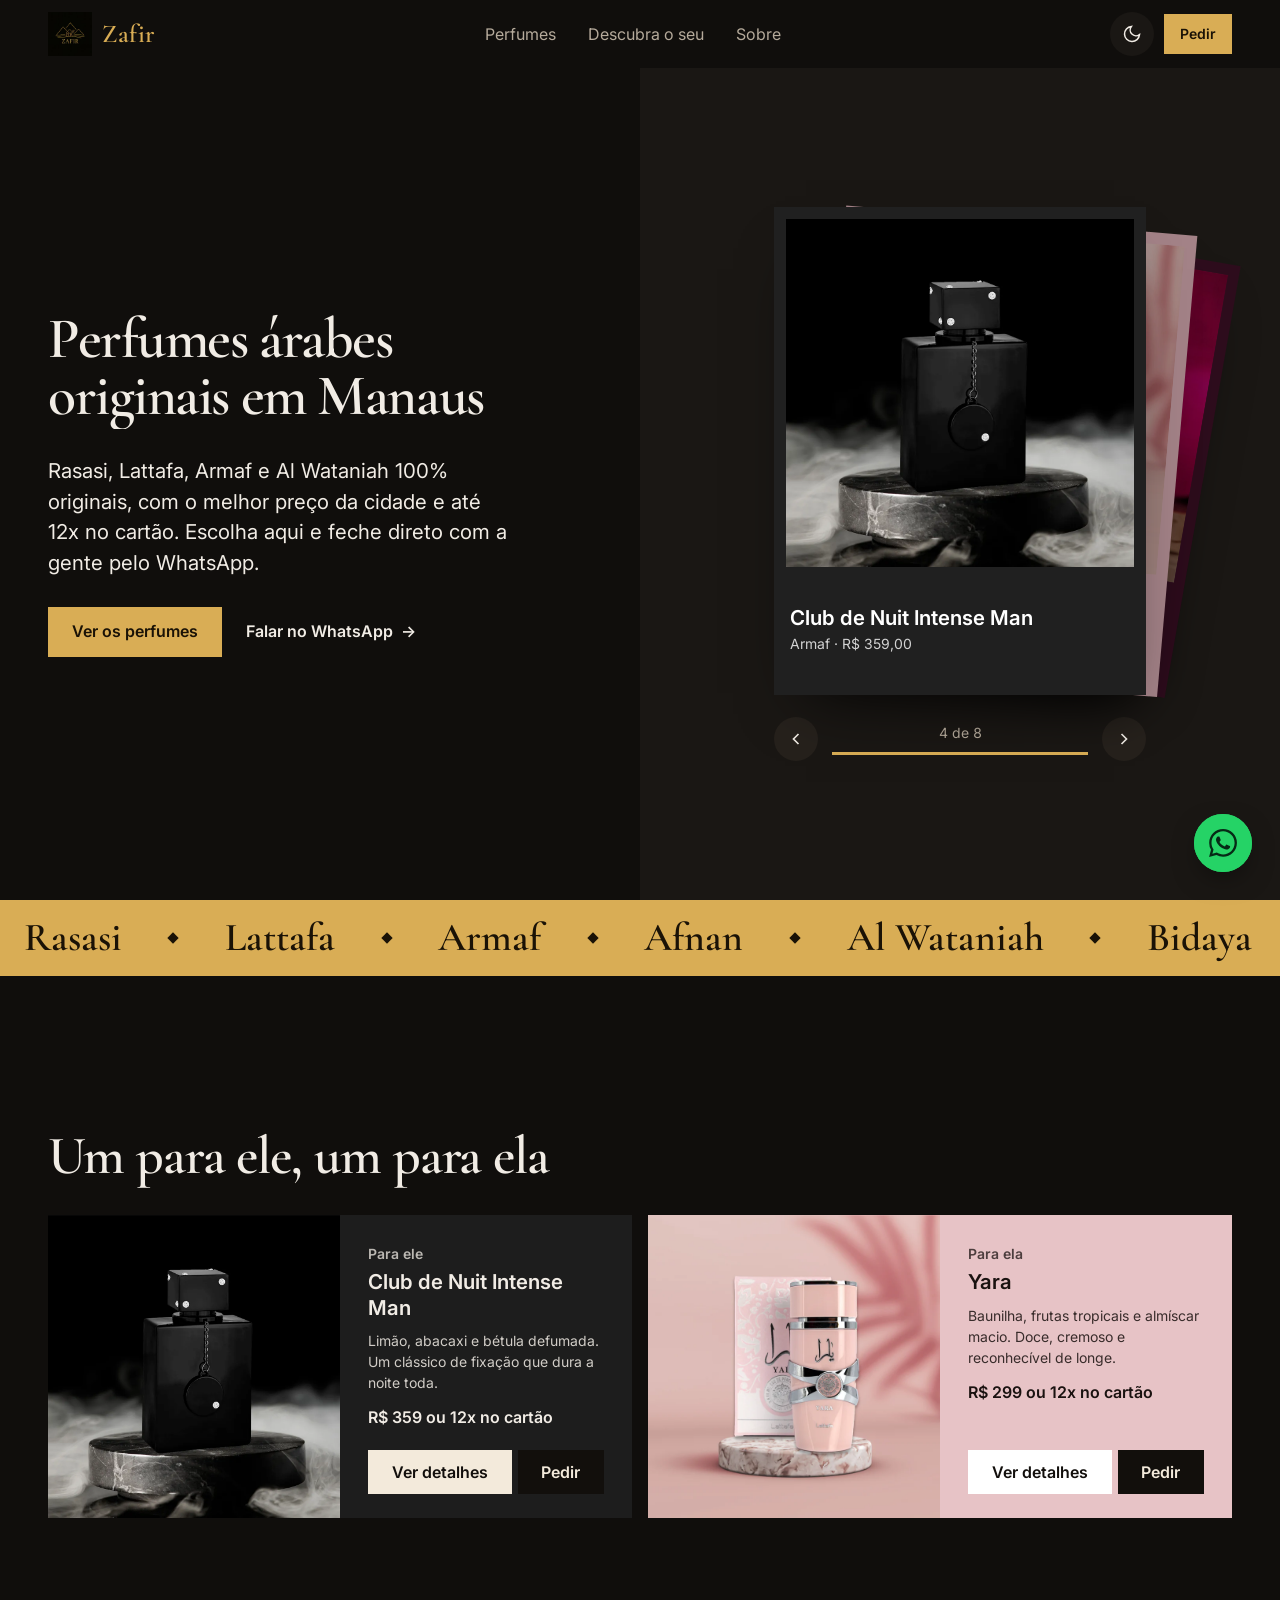
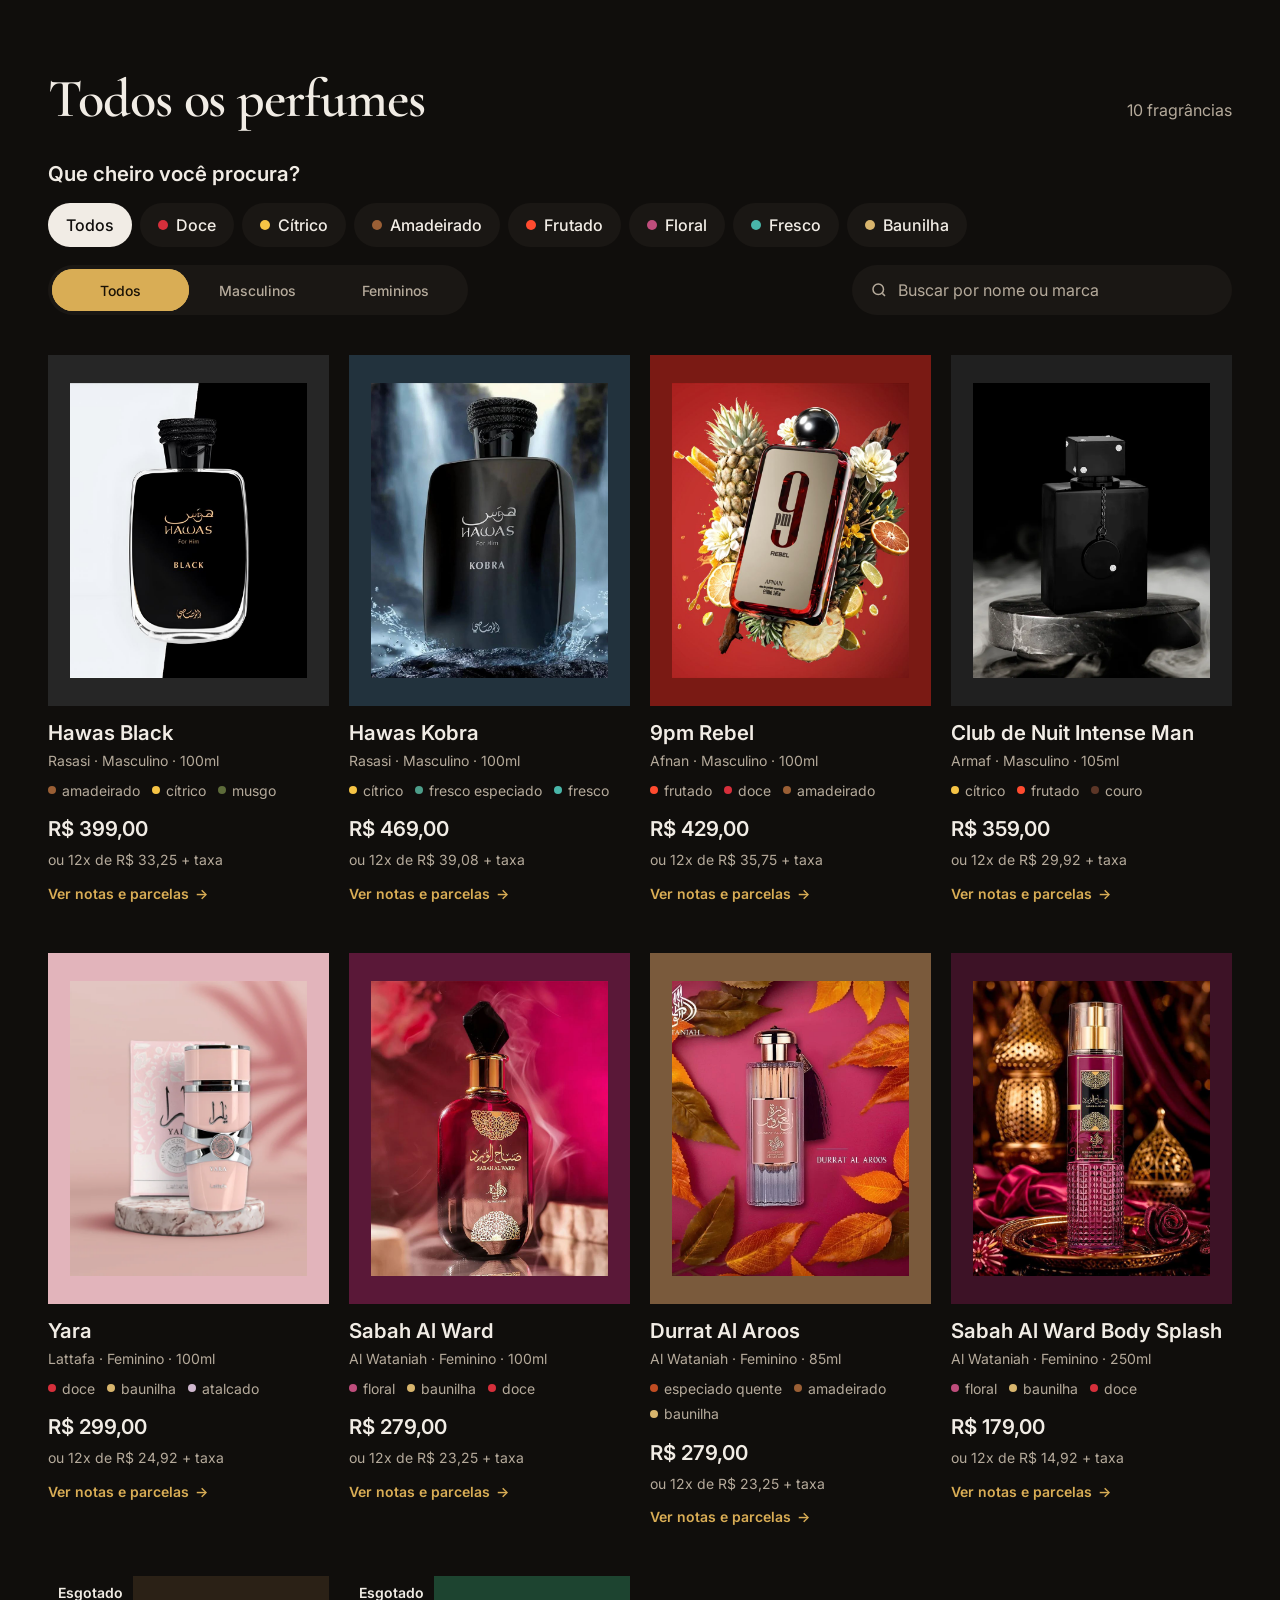
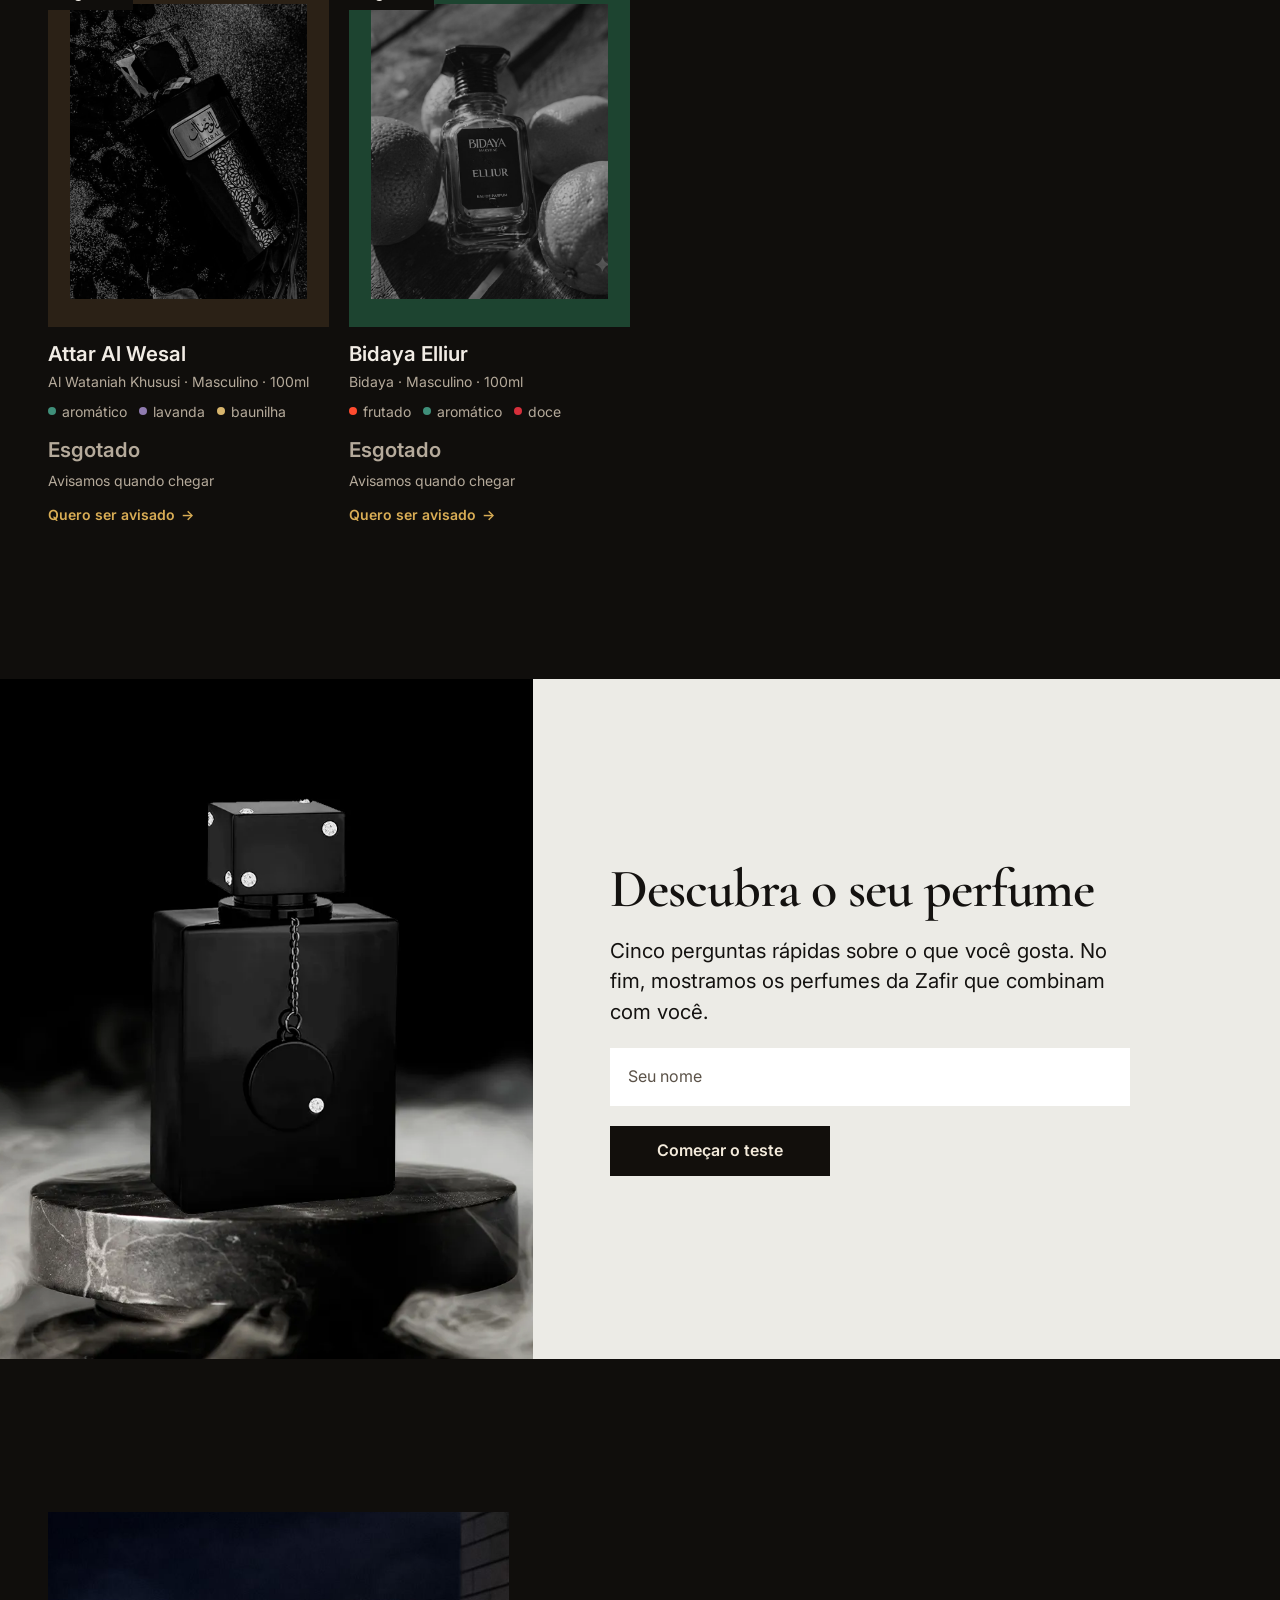
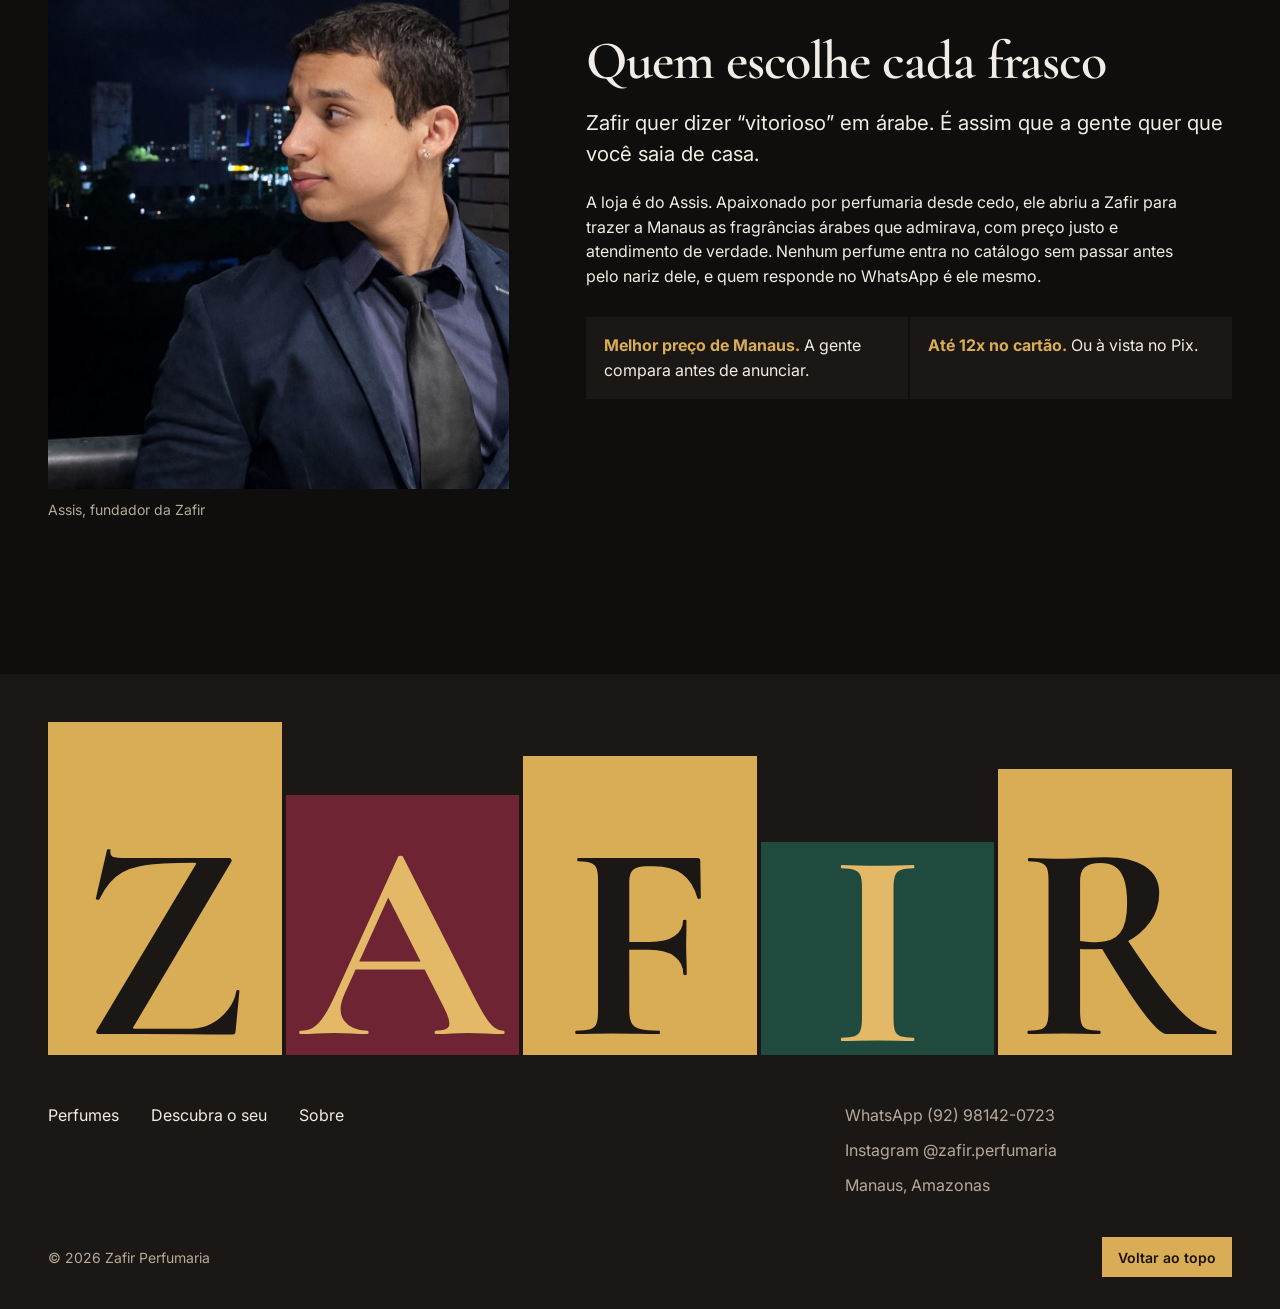
<file: index.html>
<!doctype html>
<html lang="pt-BR" data-theme="dark">
  <head>
    <meta charset="utf-8" />
    <meta name="viewport" content="width=device-width, initial-scale=1, viewport-fit=cover" />
    <title>Zafir Perfumaria | Perfumes árabes originais em Manaus</title>
    <meta
      name="description"
      content="Perfumes árabes originais em Manaus: Rasasi, Lattafa, Armaf, Afnan e Al Wataniah com o melhor preço da cidade e até 12x no cartão. Escolha no site e peça pelo WhatsApp."
    />
    <meta name="theme-color" content="#100e0c" />
    <meta property="og:title" content="Zafir Perfumaria | Perfumes árabes em Manaus" />
    <meta property="og:description" content="Originais, com o melhor preço de Manaus e até 12x no cartão." />
    <meta property="og:image" content="https://zafir-perfumaria.vercel.app/assets/img/hawas-black-v2.jpg" />
    <meta property="og:url" content="https://zafir-perfumaria.vercel.app/" />
    <meta property="og:type" content="website" />
    <meta property="og:locale" content="pt_BR" />
    <link rel="canonical" href="https://zafir-perfumaria.vercel.app/" />
    <link rel="icon" href="assets/img/logo-dark.jpg" />

    <!-- Aplica o tema salvo antes de pintar a página (evita piscar) -->
    <script>
      (function () {
        var t = "dark";
        try { t = localStorage.getItem("zafir-theme") || "dark"; } catch (e) {}
        document.documentElement.setAttribute("data-theme", t);
        document.documentElement.classList.add("js");
      })();
    </script>

    <link rel="preconnect" href="https://fonts.googleapis.com" />
    <link rel="preconnect" href="https://fonts.gstatic.com" crossorigin />
    <link
      href="https://fonts.googleapis.com/css2?family=Cormorant+Garamond:wght@500;600;700&family=Inter:wght@400;500;600;700&display=swap"
      rel="stylesheet"
    />
    <link rel="preload" as="image" href="assets/img/hawas-black-v2.jpg" />
    <link rel="stylesheet" href="styles.css" />
  </head>
  <body>
    <a class="skip" href="#perfumes">Pular para os perfumes</a>

    <!-- ===== Barra de navegação ===== -->
    <header class="nav" id="nav">
      <div class="nav-in">
        <a href="#topo" class="nav-logo" aria-label="Zafir Perfumaria, voltar ao início">
          <img id="logoImg" src="assets/img/logo-dark.jpg" alt="" width="44" height="44" />
          <span>Zafir</span>
        </a>
        <nav class="nav-links" aria-label="Principal">
          <a href="#perfumes">Perfumes</a>
          <a href="#descubra">Descubra o seu</a>
          <a href="#sobre">Sobre</a>
        </nav>
        <div class="nav-actions">
          <button id="themeBtn" class="icon-btn" type="button" aria-label="Mudar para tema claro">
            <svg class="i-moon" viewBox="0 0 24 24" fill="none" stroke="currentColor" stroke-width="1.8" aria-hidden="true">
              <path d="M21 12.79A9 9 0 1 1 11.21 3 7 7 0 0 0 21 12.79z" />
            </svg>
            <svg class="i-sun" viewBox="0 0 24 24" fill="none" stroke="currentColor" stroke-width="1.8" aria-hidden="true">
              <circle cx="12" cy="12" r="4" />
              <path d="M12 2v2M12 20v2M4.93 4.93l1.41 1.41M17.66 17.66l1.41 1.41M2 12h2M20 12h2M4.93 19.07l1.41-1.41M17.66 6.34l1.41-1.41" />
            </svg>
          </button>
          <a class="btn btn-gold btn-sm" data-wa href="https://wa.me/5592981420723" target="_blank" rel="noopener">Pedir</a>
        </div>
      </div>
    </header>

    <main id="topo">
      <!-- ===== Hero ===== -->
      <section class="hero" aria-labelledby="hero-title">
        <div class="hero-copy">
          <h1 id="hero-title" class="display" data-split>
            <span class="line"><span>Perfumes árabes</span></span>
            <span class="line"><span>originais em Manaus</span></span>
          </h1>
          <div class="hero-bottom">
            <p class="lead hero-sub" data-r>
              Rasasi, Lattafa, Armaf e Al Wataniah 100% originais, com o melhor
              preço da cidade e até 12x no cartão. Escolha aqui e feche direto
              com a gente pelo WhatsApp.
            </p>
            <div class="hero-actions" data-r>
              <a href="#perfumes" class="btn btn-gold">Ver os perfumes</a>
              <a href="https://wa.me/5592981420723" data-wa class="link-arrow" target="_blank" rel="noopener">Falar no WhatsApp</a>
            </div>
          </div>
        </div>

        <div class="hero-stage">
          <div class="deck" id="deck" role="region" aria-roledescription="carrossel" aria-label="Perfumes em destaque">
            <div class="deck-cards" id="deckCards">
              <a href="#perfumes" class="dcard" data-pos="0" style="--field:#262626">
                <span class="dcard-img"><img src="assets/img/hawas-black-v2.jpg" alt="Hawas Black, da Rasasi" width="900" height="900" fetchpriority="high" /></span>
                <span class="dcard-info"><span class="dcard-name">Hawas Black</span><span class="dcard-meta">Rasasi · R$ 399,00</span></span>
              </a>
            </div>
            <div class="deck-bar">
              <button type="button" class="deck-btn" id="deckPrev" aria-label="Perfume anterior">
                <svg viewBox="0 0 24 24" fill="none" stroke="currentColor" stroke-width="2" aria-hidden="true"><path d="M15 6l-6 6 6 6" /></svg>
              </button>
              <div class="deck-progress">
                <span id="deckCount" aria-live="polite">1 de 8</span>
                <span class="deck-track"><span id="deckFill"></span></span>
              </div>
              <button type="button" class="deck-btn" id="deckNext" aria-label="Próximo perfume">
                <svg viewBox="0 0 24 24" fill="none" stroke="currentColor" stroke-width="2" aria-hidden="true"><path d="M9 6l6 6-6 6" /></svg>
              </button>
            </div>
          </div>
        </div>
      </section>

      <!-- ===== Faixa de marcas ===== -->
      <div class="brands" aria-label="Marcas que trabalhamos: Rasasi, Lattafa, Armaf, Afnan, Al Wataniah e Bidaya">
        <div class="brands-track" aria-hidden="true">
          <span>Rasasi</span><span>Lattafa</span><span>Armaf</span><span>Afnan</span><span>Al Wataniah</span><span>Bidaya</span>
          <span>Rasasi</span><span>Lattafa</span><span>Armaf</span><span>Afnan</span><span>Al Wataniah</span><span>Bidaya</span>
        </div>
      </div>

      <!-- ===== Destaques: um para ele, um para ela ===== -->
      <section class="duo" aria-labelledby="duo-title">
        <h2 id="duo-title" class="h2 duo-title" data-r>Um para ele, um para ela</h2>
        <div class="duo-grid">
          <article class="duo-panel" style="--field:#1d1d1d" data-r-group>
            <div class="duo-img" data-r><img src="assets/img/club-de-nuit.webp" alt="Frasco preto do Club de Nuit Intense Man sobre pedra de mármore" width="1000" height="1000" loading="lazy" /></div>
            <div class="duo-foot" data-r>
              <div class="duo-text">
                <p class="duo-who">Para ele</p>
                <h3 class="item-name">Club de Nuit Intense Man</h3>
                <p class="duo-desc">Limão, abacaxi e bétula defumada. Um clássico de fixação que dura a noite toda.</p>
                <p class="duo-fact">R$ 359 ou 12x no cartão</p>
              </div>
              <div class="duo-btns">
                <button class="btn btn-paper" type="button" data-open="club-de-nuit">Ver detalhes</button>
                <a class="btn btn-ink" data-wa-product="Club de Nuit Intense Man" href="https://wa.me/5592981420723" target="_blank" rel="noopener">Pedir</a>
              </div>
            </div>
          </article>
          <article class="duo-panel duo-light" style="--field:#e7c3c6" data-r-group>
            <div class="duo-img" data-r><img src="assets/img/yara.webp" alt="Frasco rosa do Yara, da Lattafa" width="768" height="768" loading="lazy" /></div>
            <div class="duo-foot" data-r>
              <div class="duo-text">
                <p class="duo-who">Para ela</p>
                <h3 class="item-name">Yara</h3>
                <p class="duo-desc">Baunilha, frutas tropicais e almíscar macio. Doce, cremoso e reconhecível de longe.</p>
                <p class="duo-fact">R$ 299 ou 12x no cartão</p>
              </div>
              <div class="duo-btns">
                <button class="btn btn-paper" type="button" data-open="yara">Ver detalhes</button>
                <a class="btn btn-ink" data-wa-product="Yara" href="https://wa.me/5592981420723" target="_blank" rel="noopener">Pedir</a>
              </div>
            </div>
          </article>
        </div>
      </section>

      <!-- ===== Catálogo ===== -->
      <section id="perfumes" class="catalog" aria-labelledby="cat-title">
        <div class="cat-head" data-r-group>
          <h2 id="cat-title" class="h2" data-r>Todos os perfumes</h2>
          <p class="cat-count" id="catCount" data-r aria-live="polite">10 fragrâncias</p>
        </div>

        <div class="finder" data-r-group>
          <fieldset class="finder-row" data-r>
            <legend>Que cheiro você procura?</legend>
            <div class="chips" id="accordChips">
              <button type="button" class="chip is-on" data-accord="" aria-pressed="true">Todos</button>
              <button type="button" class="chip" data-accord="doce" aria-pressed="false" style="--c:#d62f3b">Doce</button>
              <button type="button" class="chip" data-accord="citrico" aria-pressed="false" style="--c:#f6c445">Cítrico</button>
              <button type="button" class="chip" data-accord="amadeirado" aria-pressed="false" style="--c:#9a5f35">Amadeirado</button>
              <button type="button" class="chip" data-accord="frutado" aria-pressed="false" style="--c:#ff4b2f">Frutado</button>
              <button type="button" class="chip" data-accord="floral" aria-pressed="false" style="--c:#bf4d7c">Floral</button>
              <button type="button" class="chip" data-accord="fresco" aria-pressed="false" style="--c:#49b6a9">Fresco</button>
              <button type="button" class="chip" data-accord="baunilha" aria-pressed="false" style="--c:#d8b56d">Baunilha</button>
            </div>
          </fieldset>
          <div class="finder-row finder-sub" data-r>
            <div class="seg" id="genderSeg" role="group" aria-label="Filtrar por público">
              <button type="button" class="seg-btn is-on" data-gender="" aria-pressed="true">Todos</button>
              <button type="button" class="seg-btn" data-gender="Masculino" aria-pressed="false">Masculinos</button>
              <button type="button" class="seg-btn" data-gender="Feminino" aria-pressed="false">Femininos</button>
            </div>
            <label class="search">
              <span class="sr-only">Buscar perfume por nome ou marca</span>
              <svg viewBox="0 0 24 24" fill="none" stroke="currentColor" stroke-width="2" aria-hidden="true"><circle cx="11" cy="11" r="7" /><path d="m20 20-3.5-3.5" /></svg>
              <input id="searchInput" type="search" placeholder="Buscar por nome ou marca" autocomplete="off" />
            </label>
          </div>
        </div>

        <div id="grid" class="grid">
          <noscript>
            <p class="lead">Ative o JavaScript para ver o catálogo, ou fale com a gente no
              <a href="https://wa.me/5592981420723">WhatsApp</a>.</p>
          </noscript>
        </div>
      </section>

      <!-- ===== Teste: descubra o seu perfume ===== -->
      <section id="descubra" class="quiz" aria-labelledby="quiz-title">
        <div class="quiz-media" id="qMedia" style="--field:#1d1d1d">
          <img id="qMediaImg" src="assets/img/club-de-nuit.webp" alt="" width="1000" height="1000" loading="lazy" />
        </div>
        <div class="quiz-panel">
          <form class="quiz-intro" id="qIntro" data-r-group>
            <h2 id="quiz-title" class="h2" data-r>Descubra o seu perfume</h2>
            <p class="lead" data-r>Cinco perguntas rápidas sobre o que você gosta. No fim, mostramos os perfumes da Zafir que combinam com você.</p>
            <label class="q-name" data-r>
              <span class="sr-only">Seu nome</span>
              <input id="qName" type="text" autocomplete="given-name" placeholder="Seu nome" maxlength="30" />
            </label>
            <div data-r><button class="btn btn-ink q-start" type="submit">Começar o teste</button></div>
          </form>

          <div class="quiz-flow" id="qFlow" hidden>
            <div class="q-top">
              <span class="q-bar"><span id="qFill"></span></span>
              <span class="q-count" id="qCount">Etapa 1 de 5</span>
            </div>
            <div class="q-stage" id="qStage"></div>
            <div class="q-nav">
              <button type="button" class="q-back" id="qBack">Voltar</button>
              <button type="button" class="btn btn-ink" id="qNext" disabled>Próximo</button>
            </div>
          </div>

          <div class="quiz-result" id="qResult" hidden></div>
        </div>
      </section>

      <!-- ===== Sobre ===== -->
      <section id="sobre" class="about" aria-labelledby="about-title">
        <figure class="about-photo" data-r>
          <div class="about-frame"><img src="assets/img/assis.jpg" alt="Assis, fundador da Zafir, de terno numa varanda com a cidade de Manaus à noite ao fundo" width="733" height="1100" loading="lazy" /></div>
          <figcaption>Assis, fundador da Zafir</figcaption>
        </figure>
        <div class="about-text" data-r-group>
          <h2 id="about-title" class="h2" data-r>Quem escolhe cada frasco</h2>
          <p class="lead" data-r>
            Zafir quer dizer “vitorioso” em árabe. É assim que a gente quer que
            você saia de casa.
          </p>
          <p data-r>
            A loja é do Assis. Apaixonado por perfumaria desde cedo, ele abriu a
            Zafir para trazer a Manaus as fragrâncias árabes que admirava, com
            preço justo e atendimento de verdade. Nenhum perfume entra no
            catálogo sem passar antes pelo nariz dele, e quem responde no
            WhatsApp é ele mesmo.
          </p>
          <ul class="perks" data-r>
            <li><strong>Melhor preço de Manaus.</strong> A gente compara antes de anunciar.</li>
            <li><strong>Até 12x no cartão.</strong> Ou à vista no Pix.</li>
          </ul>
        </div>
      </section>
    </main>

    <!-- ===== Rodapé ===== -->
    <footer class="footer" id="contato">
      <h2 class="sr-only">Contato</h2>
      <div class="mark" aria-hidden="true">
        <span style="--h:100%;--d:0">Z</span><span style="--h:78%;--d:1">A</span><span style="--h:90%;--d:2">F</span><span style="--h:64%;--d:3">I</span><span style="--h:86%;--d:4">R</span>
      </div>
      <div class="foot-cols">
        <nav class="foot-links" aria-label="Rodapé">
          <a href="#perfumes">Perfumes</a>
          <a href="#descubra">Descubra o seu</a>
          <a href="#sobre">Sobre</a>
        </nav>
        <div class="foot-contact">
          <a data-wa href="https://wa.me/5592981420723" target="_blank" rel="noopener">WhatsApp (92) 98142-0723</a>
          <a href="https://www.instagram.com/zafir.perfumaria/" target="_blank" rel="noopener">Instagram @zafir.perfumaria</a>
          <span>Manaus, Amazonas</span>
        </div>
      </div>
      <div class="foot-last">
        <span>© <span id="year">2026</span> Zafir Perfumaria</span>
        <a href="#topo" class="btn btn-gold btn-sm">Voltar ao topo</a>
      </div>
    </footer>

    <!-- Botão flutuante do WhatsApp -->
    <a id="waFloat" class="wa-float" data-wa href="https://wa.me/5592981420723" target="_blank" rel="noopener" aria-label="Falar no WhatsApp">
      <svg viewBox="0 0 24 24" fill="currentColor" aria-hidden="true">
        <path d="M.057 24l1.687-6.163a11.867 11.867 0 0 1-1.587-5.946C.16 5.335 5.495 0 12.05 0a11.82 11.82 0 0 1 8.413 3.488 11.821 11.821 0 0 1 3.48 8.414c-.003 6.555-5.338 11.892-11.893 11.892a11.9 11.9 0 0 1-5.688-1.448L.057 24zm6.597-3.807c1.676.995 3.276 1.591 5.392 1.592 5.448 0 9.886-4.434 9.889-9.885.002-5.462-4.415-9.89-9.881-9.892-5.452 0-9.887 4.434-9.889 9.884-.001 2.225.651 3.891 1.746 5.634l-.999 3.648 3.742-.981zm11.387-5.464c-.074-.124-.272-.198-.57-.347-.297-.149-1.758-.868-2.031-.967-.272-.099-.47-.149-.669.149-.198.297-.768.967-.941 1.165-.173.198-.347.223-.644.074-.297-.149-1.255-.462-2.39-1.475-.883-.788-1.48-1.761-1.653-2.059-.173-.297-.018-.458.13-.606.134-.133.297-.347.446-.52.149-.174.198-.298.297-.497.099-.198.05-.371-.025-.52-.074-.149-.669-1.612-.916-2.207-.242-.579-.487-.5-.669-.51-.173-.008-.371-.01-.57-.01-.198 0-.52.074-.792.371-.272.297-1.04 1.016-1.04 2.479 0 1.462 1.065 2.875 1.213 3.074.149.198 2.096 3.2 5.077 4.487.71.306 1.263.489 1.694.626.712.226 1.36.194 1.872.118.571-.085 1.758-.719 2.006-1.413.248-.694.248-1.289.173-1.413z" />
      </svg>
    </a>

    <!-- Detalhes do perfume -->
    <div id="modal" class="modal" aria-hidden="true">
      <div class="modal-backdrop" data-close></div>
      <div class="modal-card" role="dialog" aria-modal="true" aria-labelledby="mTitle" tabindex="-1">
        <button class="modal-close" type="button" data-close aria-label="Fechar">
          <svg viewBox="0 0 24 24" fill="none" stroke="currentColor" stroke-width="2" aria-hidden="true"><path d="M6 6l12 12M18 6 6 18" /></svg>
        </button>
        <div id="modalBody"></div>
      </div>
    </div>

    <script src="script.js" defer></script>
  </body>
</html>
</file>
<file: styles.css>
/* =========================================================
   Zafir Perfumaria — styles.css
   Mobile-first. Cores, tamanhos e tempos ficam nos tokens.
   ========================================================= */

/* ---------- Tokens ---------- */
:root {
  /* tema escuro (padrão) */
  --ground: #100e0c;
  --ground-2: #1a1714;
  --ground-3: #26211c;
  --ink: #f1ece5;
  --soft: #b5aa9b;
  --gold: #d9ad55;
  --gold-hi: #e8c477;
  --on-gold: #1a1206;
  --wa: #25d366;
  --on-wa: #062a16;

  /* tipografia: 5 tamanhos */
  --f-display: clamp(2.6rem, 1.4rem + 5.2vw, 5.4rem);
  --f-h2: clamp(2rem, 1.3rem + 2.6vw, 3.4rem);
  --f-lead: clamp(1.1rem, 1rem + 0.35vw, 1.3rem);
  --f-body: 1rem;
  --f-small: 0.875rem;

  --serif: "Cormorant Garamond", Georgia, "Times New Roman", serif;
  --sans: "Inter", system-ui, -apple-system, "Segoe UI", Roboto, sans-serif;

  /* espaço */
  --m: clamp(20px, 4vw, 48px); /* margem lateral */
  --gap-section: clamp(96px, 12vw, 180px);
  --max: 1360px;

  /* movimento */
  --ease-out: cubic-bezier(0.22, 1, 0.36, 1);
  --ease-expo: cubic-bezier(0.16, 1, 0.3, 1);
  --ease-in-out: cubic-bezier(0.76, 0, 0.24, 1);
  --ease-soft: cubic-bezier(0.33, 1, 0.68, 1);
  --t-press: 140ms;
  --t-hover: 200ms;
  --t-ui: 320ms;
  --t-reveal: 900ms;
  --t-open: 1300ms;

  color-scheme: dark;
}

[data-theme="light"] {
  --ground: #f4f1ec;
  --ground-2: #e9e3d9;
  --ground-3: #ddd4c6;
  --ink: #17130f;
  --soft: #5b5248;
  --gold: #8a5f12;
  --gold-hi: #a4731b;
  --on-gold: #fff8ec;
  color-scheme: light;
}

/* ---------- Base ---------- */
*,
*::before,
*::after { box-sizing: border-box; margin: 0; padding: 0; }

html {
  scroll-behavior: smooth;
  scroll-padding-top: 76px;
  -webkit-text-size-adjust: 100%;
  -webkit-tap-highlight-color: transparent;
}
body {
  background: var(--ground);
  color: var(--ink);
  font-family: var(--sans);
  font-size: var(--f-body);
  line-height: 1.55;
  overflow-x: hidden;
  transition: background-color 0.4s ease, color 0.4s ease;
}
img { display: block; max-width: 100%; height: auto; }
a { color: inherit; text-decoration: none; }
button, input, select { font: inherit; color: inherit; }
button { cursor: pointer; background: none; border: 0; }
ul, ol { list-style: none; }
[hidden] { display: none !important; }
::selection { background: var(--gold); color: var(--on-gold); }
:focus-visible { outline: 2px solid var(--gold); outline-offset: 3px; }

.sr-only {
  position: absolute; width: 1px; height: 1px; padding: 0; margin: -1px;
  overflow: hidden; clip: rect(0 0 0 0); white-space: nowrap; border: 0;
}
.skip {
  position: fixed; left: 12px; top: -60px; z-index: 100;
  background: var(--gold); color: var(--on-gold); padding: 10px 16px; font-weight: 600;
}
.skip:focus { top: 12px; }

.display,
.h2 { font-family: var(--serif); font-weight: 600; }
.display { font-size: var(--f-display); line-height: 0.98; letter-spacing: -0.025em; }
.h2 { font-size: var(--f-h2); line-height: 1; letter-spacing: -0.02em; }
.lead { font-size: var(--f-lead); line-height: 1.5; }
.item-name { font-size: var(--f-lead); line-height: 1.25; font-weight: 600; }

/* ---------- Botões ---------- */
.btn {
  display: inline-flex; align-items: center; justify-content: center; gap: 8px;
  min-height: 50px; padding: 0 24px;
  font-size: var(--f-body); font-weight: 600;
  border-radius: 0;
  transition: background-color var(--t-hover) ease, color var(--t-hover) ease,
    transform var(--t-press) var(--ease-out);
  user-select: none;
}
.btn:active { transform: scale(0.97); }
.btn-sm { min-height: 40px; padding: 0 16px; font-size: var(--f-small); }
.btn-block { width: 100%; }
.btn-gold { background: var(--gold); color: var(--on-gold); }
.btn-ink { background: #120f0c; color: #f3eadb; }
.btn-paper { background: #f3eadb; color: #120f0c; }
@media (hover: hover) {
  .btn-gold:hover { background: var(--gold-hi); }
  .btn-ink:hover { background: #2e271f; }
  .btn-paper:hover { background: #fff; }
}

.link-arrow {
  position: relative; display: inline-flex; align-items: center; gap: 8px;
  min-height: 50px; font-weight: 600;
}
.link-arrow::after { content: "→"; transition: transform var(--t-ui) var(--ease-out); }
.link-arrow::before {
  content: ""; position: absolute; left: 0; right: 22px; bottom: 12px; height: 2px;
  background: currentColor; transform: scaleX(0); transform-origin: right;
  transition: transform var(--t-ui) var(--ease-out);
}
@media (hover: hover) {
  .link-arrow:hover::after { transform: translateX(5px); }
  .link-arrow:hover::before { transform: scaleX(1); transform-origin: left; }
}

/* ---------- Navegação ---------- */
.nav {
  position: sticky; top: 0; z-index: 40;
  background: var(--ground);
  transition: transform 0.45s var(--ease-out), background-color 0.4s ease, box-shadow 0.3s ease;
}
.nav.is-hidden { transform: translateY(-100%); }
.nav.is-scrolled { box-shadow: 0 8px 24px -16px rgba(0, 0, 0, 0.6); } /* taste-skill-ignore: barra fixa */
.nav-in {
  max-width: var(--max); margin: 0 auto; padding: 12px var(--m);
  display: flex; align-items: center; justify-content: space-between; gap: 16px;
}
.nav-logo { display: inline-flex; align-items: center; gap: 10px; }
.nav-logo img { width: 44px; height: 44px; }
.nav-logo span { font-family: var(--serif); font-size: 1.6rem; font-weight: 600; letter-spacing: 0.02em; color: var(--gold); }
.nav-links { display: none; gap: 32px; }
.nav-links a {
  position: relative; color: var(--soft);
  transition: color var(--t-hover) ease;
}
.nav-links a::after {
  content: ""; position: absolute; left: 0; right: 0; bottom: -6px; height: 2px;
  background: var(--gold); transform: scaleX(0); transform-origin: right;
  transition: transform var(--t-ui) var(--ease-out);
}
@media (hover: hover) {
  .nav-links a:hover { color: var(--ink); }
  .nav-links a:hover::after { transform: scaleX(1); transform-origin: left; }
}
.nav-actions { display: flex; align-items: center; gap: 10px; }
.icon-btn {
  width: 44px; height: 44px; display: grid; place-items: center;
  background: var(--ground-2); color: var(--ink); border-radius: 50%;
  transition: background-color var(--t-hover) ease, transform var(--t-press) var(--ease-out);
}
.icon-btn:active { transform: scale(0.92); }
.icon-btn svg { width: 20px; height: 20px; grid-area: 1 / 1; transition: transform 0.5s var(--ease-out), opacity 0.3s ease; }
.icon-btn .i-sun { opacity: 0; transform: rotate(-90deg) scale(0.5); }
[data-theme="light"] .icon-btn .i-moon { opacity: 0; transform: rotate(90deg) scale(0.5); }
[data-theme="light"] .icon-btn .i-sun { opacity: 1; transform: none; }

@media (min-width: 860px) {
  .nav-links { display: flex; }
}

/* ---------- Hero ---------- */
.hero { display: grid; grid-template-columns: 1fr; }
.hero-copy { padding: clamp(28px, 6vw, 72px) var(--m) 40px; display: flex; flex-direction: column; }
.hero h1 .line { display: block; overflow: hidden; padding-bottom: 0.08em; margin-bottom: -0.08em; }
.hero h1 .line > span { display: inline-block; }
.hero-sub { margin-top: 24px; max-width: 36ch; }
.hero-actions { display: flex; flex-wrap: wrap; align-items: center; gap: 8px 24px; margin-top: 28px; }

.hero-stage {
  background: var(--ground-2); position: relative; overflow: hidden;
  display: grid; place-items: center; padding: 40px var(--m) 32px;
}

/* Baralho de cards que passa os perfumes */
.deck { width: min(74vw, 340px); display: grid; gap: 22px; }
.deck-cards { position: relative; aspect-ratio: 4 / 5.25; touch-action: pan-y; user-select: none; }
.dcard {
  position: absolute; inset: 0; display: flex; flex-direction: column;
  background: var(--field); color: var(--on-field, #f1ece5);
  padding: 12px 12px 0; text-align: left; cursor: pointer;
  transform-origin: 50% 90%;
  transition: transform 0.9s var(--ease-expo), opacity 0.6s ease, filter 0.6s ease;
  box-shadow: 0 30px 60px -32px rgba(0, 0, 0, 0.75); /* taste-skill-ignore: cards soltos no baralho */
}
.dcard-img { display: block; aspect-ratio: 1; overflow: hidden; }
.dcard-img img { width: 100%; height: 100%; object-fit: cover; }
.dcard-info { flex: 1; display: flex; flex-direction: column; justify-content: center; gap: 2px; padding: 0 4px; }
.dcard-name { font-size: var(--f-lead); font-weight: 600; line-height: 1.2; }
.dcard-meta { font-size: var(--f-small); opacity: 0.8; }

.dcard[data-pos="0"] { z-index: 5; }
.dcard[data-pos="1"] { z-index: 4; transform: translate(7%, -2%) rotate(5deg) scale(0.95); filter: brightness(0.72); }
.dcard[data-pos="2"] { z-index: 3; transform: translate(13%, -4%) rotate(10deg) scale(0.9); filter: brightness(0.5); }
.dcard[data-pos="back"] { z-index: 1; transform: translate(16%, -5%) rotate(13deg) scale(0.86); opacity: 0; pointer-events: none; }
.dcard[data-pos="out"] {
  z-index: 6; transform: translate(-118%, 8%) rotate(-16deg); opacity: 0; pointer-events: none;
  transition: transform 0.85s var(--ease-in-out), opacity 0.45s ease 0.3s;
}
.dcard[data-pos="0"] .dcard-img img { animation: kb 5s var(--ease-soft) both; }
@keyframes kb { from { transform: scale(1.1); } to { transform: scale(1); } }
@media (hover: hover) {
  .dcard[data-pos="0"]:hover { transform: translateY(-6px) rotate(-1.5deg); }
}

/* o baralho chega fechado e se abre em leque */
.js .deck { opacity: 0; transform: translateY(40px); }
.js .hero.ready .deck { opacity: 1; transform: none; transition: opacity 0.8s ease 0.2s, transform 1.1s var(--ease-expo) 0.2s; }
.deck:not(.spread) .dcard { transform: none; filter: none; }

.deck-bar { display: flex; align-items: center; gap: 14px; }
.deck-btn {
  flex: none; width: 44px; height: 44px; border-radius: 50%; display: grid; place-items: center;
  background: var(--ground-3); color: var(--ink);
  transition: background-color var(--t-hover) ease, transform var(--t-press) var(--ease-out);
}
.deck-btn svg { width: 20px; height: 20px; }
.deck-btn:active { transform: scale(0.9); }
@media (hover: hover) { .deck-btn:hover { background: var(--gold); color: var(--on-gold); } }
.deck-progress { flex: 1; display: grid; gap: 8px; font-size: var(--f-small); color: var(--soft); text-align: center; font-variant-numeric: tabular-nums; }
.deck-track { display: block; height: 3px; background: var(--ground-3); overflow: hidden; }
.deck-track span { display: block; height: 100%; background: var(--gold); transform-origin: left; transform: scaleX(0); }
.deck-track span.run { animation: fill var(--dur, 3600ms) linear forwards; }
.deck.paused .deck-track span.run { animation-play-state: paused; }
@keyframes fill { to { transform: scaleX(1); } }

@media (min-width: 960px) {
  .hero {
    grid-template-columns: 1fr 1fr;
    min-height: calc(100svh - 68px);
  }
  .hero-copy {
    padding: 64px var(--m) 64px max(var(--m), calc((100vw - var(--max)) / 2 + var(--m)));
    justify-content: center;
  }
  .hero-copy h1 { font-size: clamp(3rem, 4.5vw, 5rem); }
  .hero-bottom { margin-top: 32px; }
  .hero-sub { margin-top: 0; }
  .hero-stage { padding: 56px 48px; }
  .deck { width: min(29vw, 400px); }
}

/* Azulejo de perfume (espécime): foto sobre um campo de cor */
.tile {
  position: relative; display: block; overflow: hidden;
  background: var(--field, var(--ground-3));
  aspect-ratio: 4 / 5;
  isolation: isolate;
}
.tile img {
  position: absolute; inset: 8%; width: 84%; height: 84%;
  object-fit: cover;
  transition: transform 0.7s var(--ease-soft);
}
@media (hover: hover) {
  .tile:hover img { transform: scale(1.045); }
}

/* ---------- Faixa de marcas ---------- */
.brands { background: var(--gold); color: var(--on-gold); overflow: hidden; padding: 14px 0; }
.brands-track { display: flex; width: max-content; animation: marquee 28s linear infinite; }
.brands-track span {
  font-family: var(--serif); font-size: clamp(1.75rem, 1.2rem + 1.6vw, 2.6rem); font-weight: 600;
  padding: 0 0.6em; white-space: nowrap; line-height: 1.2;
  display: inline-flex; align-items: center;
}
.brands-track span::after { content: ""; width: 8px; height: 8px; background: currentColor; transform: rotate(45deg); margin-left: 1.2em; }
@keyframes marquee { to { transform: translateX(-50%); } }

/* ---------- Dupla de destaque ---------- */
.duo { margin-top: var(--gap-section); }
.duo-title { padding: 0 var(--m); margin-bottom: 24px; }
.duo-grid { display: grid; grid-template-columns: 1fr; }
.duo-panel {
  position: relative; overflow: hidden; background: var(--field);
  color: #f1ece5; display: flex; flex-direction: column;
  padding: 0 var(--m) 28px;
}
.duo-light { color: #1a1210; }
/* celular: a foto ocupa a largura toda do painel */
.duo-img {
  position: relative; z-index: 0; aspect-ratio: 1; overflow: hidden;
  width: calc(100% + 2 * var(--m)); margin: 0 calc(var(--m) * -1) -72px;
}
.duo-img img { width: 100%; height: 100%; object-fit: cover; }
.duo-panel::after {
  /* véu neutro na base para o texto ficar legível sobre a foto */
  content: ''; position: absolute; inset: auto 0 0 0; height: 50%; z-index: 1;
  background: linear-gradient(to top, var(--field) 35%, transparent); /* taste-skill-ignore: scrim sobre foto */
}
.duo-foot { position: relative; z-index: 2; margin-top: auto; display: grid; gap: 16px; }
.duo-text { display: grid; gap: 4px; }
.duo-who { font-size: var(--f-small); font-weight: 600; opacity: 0.75; }
.duo-desc { display: none; }
.duo-btns { display: grid; grid-template-columns: 1fr 1fr; gap: 8px; }
.duo-light .btn-paper { background: #fff; }

/* PC: dois cards horizontais e compactos, foto à esquerda */
@media (min-width: 860px) {
  .duo { max-width: var(--max); margin-left: auto; margin-right: auto; padding: 0 var(--m); }
  .duo-title { padding: 0; margin-bottom: 32px; }
  .duo-grid { grid-template-columns: 1fr 1fr; gap: 16px; }
  .duo-panel { display: grid; grid-template-columns: 1fr 1fr; padding: 0; }
  .duo-panel::after { display: none; }
  .duo-img { width: 100%; height: 100%; margin: 0; aspect-ratio: 1; }
  .duo-foot { margin: 0; padding: 28px 28px 24px; align-content: space-between; gap: 20px; }
  .duo-desc { display: block; font-size: var(--f-small); line-height: 1.5; opacity: 0.85; margin-top: 6px; }
  .duo-fact { font-weight: 600; margin-top: 8px; }
  .duo-btns { display: flex; flex-wrap: wrap; gap: 6px; }
  .duo-btns .btn { min-height: 44px; padding: 0 18px; white-space: nowrap; flex: 1 0 auto; }
}

/* ---------- Catálogo ---------- */
.catalog { max-width: var(--max); margin: var(--gap-section) auto 0; padding: 0 var(--m); }
.cat-head { display: flex; align-items: baseline; justify-content: space-between; gap: 8px 16px; flex-wrap: wrap; }
.cat-count { color: var(--soft); }

.finder { margin-top: 32px; display: grid; gap: 18px; }
.finder-row { border: 0; min-width: 0; }
.finder-row legend { font-size: var(--f-lead); font-weight: 600; margin-bottom: 14px; }
.chips { display: flex; flex-wrap: wrap; gap: 8px; }
.chip {
  flex: none;
  display: inline-flex; align-items: center; gap: 8px;
  min-height: 44px; padding: 0 18px; border-radius: 999px;
  background: var(--ground-2); color: var(--ink); font-weight: 500;
  transition: background-color var(--t-hover) ease, color var(--t-hover) ease, transform var(--t-press) var(--ease-out);
}
.chip::before {
  content: ""; width: 10px; height: 10px; border-radius: 50%;
  background: var(--c, var(--gold)); transition: transform var(--t-ui) var(--ease-out);
}
.chip[data-accord=""]::before { display: none; }
.chip:active { transform: scale(0.95); }
.chip.is-on { background: var(--ink); color: var(--ground); }
.chip.is-on::before { transform: scale(1.3); }
@media (hover: hover) { .chip:not(.is-on):hover { background: var(--ground-3); } }

.finder-sub { display: grid; gap: 12px; }
.seg {
  position: relative; display: grid; grid-template-columns: repeat(3, 1fr);
  background: var(--ground-2); padding: 4px; border-radius: 999px;
}
.seg-btn {
  position: relative; z-index: 1; min-height: 42px; border-radius: 999px; font-weight: 500; font-size: var(--f-small);
  color: var(--soft); background: transparent;
  transition: color var(--t-ui) ease, background-color 0s;
}
.seg-btn.is-on {
  color: var(--on-gold); background: var(--gold);
  transition: color var(--t-ui) ease, background-color 0s linear 0.3s;
}
/* a pílula dourada desliza entre as opções */
.seg::before {
  content: ""; position: absolute; top: 4px; bottom: 4px; left: 4px;
  width: calc((100% - 8px) / 3); border-radius: 999px; background: var(--gold);
  transform: translateX(calc(var(--seg-i, 0) * 100%));
  transition: transform 0.3s var(--ease-expo);
}
.search {
  display: flex; align-items: center; gap: 10px; min-height: 50px; padding: 0 18px;
  background: var(--ground-2); border-radius: 999px; color: var(--soft);
  transition: background-color var(--t-hover) ease;
}
.search:focus-within { background: var(--ground-3); }
.search svg { width: 18px; height: 18px; flex: none; }
.search input { flex: 1; min-width: 0; background: none; border: 0; outline: 0; font-size: 16px; color: var(--ink); }
.search input::placeholder { color: var(--soft); }

@media (min-width: 860px) {
  .finder-sub { grid-template-columns: 420px 1fr; align-items: center; }
  .search { max-width: 380px; justify-self: end; width: 100%; }
}

.grid {
  margin-top: 40px;
  display: grid; grid-template-columns: repeat(2, 1fr); gap: 32px 12px;
}
@media (min-width: 700px) { .grid { grid-template-columns: repeat(3, 1fr); gap: 48px 20px; } }
@media (min-width: 1100px) { .grid { grid-template-columns: repeat(4, 1fr); } }

.card { display: flex; flex-direction: column; text-align: left; width: 100%; }
.card .tile { width: 100%; transition: transform var(--t-press) var(--ease-out); }
.card:active .tile { transform: scale(0.98); }
.card-body { padding-top: 14px; display: grid; gap: 4px; }
.card-meta { color: var(--soft); font-size: var(--f-small); }
.card-accords { display: flex; flex-wrap: wrap; gap: 4px 12px; margin-top: 4px; color: var(--soft); font-size: var(--f-small); }
.card-accords span { display: inline-flex; align-items: center; gap: 6px; }
.card-accords span::before { content: ""; width: 8px; height: 8px; border-radius: 50%; background: var(--c); }
.card-price { margin-top: 8px; font-size: var(--f-lead); font-weight: 600; }
.card-inst { color: var(--soft); font-size: var(--f-small); }
.card-more {
  margin-top: 8px; font-size: var(--f-small); font-weight: 600; color: var(--gold);
  display: inline-flex; gap: 6px;
}
.card-more::after { content: "→"; transition: transform var(--t-ui) var(--ease-out); }
@media (hover: hover) { .card:hover .card-more::after { transform: translateX(5px); } }

.tag {
  position: absolute; z-index: 2; left: 0; top: 0;
  background: var(--ground); color: var(--ink);
  font-size: var(--f-small); font-weight: 600; padding: 6px 10px;
}
.is-soldout .tile img { filter: grayscale(1) brightness(0.7); }
.is-soldout .card-price { color: var(--soft); }

.empty { grid-column: 1 / -1; padding: 48px 0; font-size: var(--f-lead); color: var(--soft); }
.empty button { color: var(--gold); font-weight: 600; text-decoration: underline; text-underline-offset: 4px; }

/* entrada dos cards quando o filtro muda */
.card.enter { animation: card-in 0.6s var(--ease-expo) both; animation-delay: calc(var(--i, 0) * 55ms); }
@keyframes card-in { from { opacity: 0; transform: translateY(22px) scale(0.98); } }

/* ---------- Teste: descubra o seu perfume ---------- */
.quiz {
  --q-ground: #ecebe6; --q-ink: #141210; --q-soft: #5b5248; --q-tile: #ffffff;
  margin-top: var(--gap-section);
  display: grid; background: var(--q-ground); color: var(--q-ink);
}
.quiz-media { position: relative; overflow: hidden; background: var(--field); height: 64vw; max-height: 420px; }
.quiz-media img {
  width: 100%; height: 100%; object-fit: cover;
  transition: opacity 0.5s ease, transform 1.4s var(--ease-expo);
}
.quiz-media.swap img { opacity: 0; transform: scale(1.06); }
.quiz.started .quiz-media { display: none; }
.quiz.done .quiz-media { display: block; }

.quiz-panel { padding: 48px var(--m) 56px; display: flex; flex-direction: column; justify-content: center; min-height: 520px; }
.quiz-intro { display: grid; gap: 20px; max-width: 520px; }
.quiz-intro .lead { color: var(--q-ink); }
.q-name input {
  width: 100%; min-height: 58px; padding: 0 18px; border: 0; border-radius: 0;
  background: var(--q-tile); color: var(--q-ink); font-size: 16px;
  outline: 2px solid transparent; transition: outline-color var(--t-hover) ease;
}
.q-name input::placeholder { color: var(--q-soft); }
.q-name input:focus { outline-color: var(--q-ink); }
.q-start { min-width: 220px; }

.quiz-flow { display: flex; flex-direction: column; gap: 28px; width: 100%; max-width: 660px; margin: 0 auto; }
.q-top { display: grid; gap: 10px; justify-items: center; }
.q-bar { display: block; width: 100%; height: 6px; background: #d6d3cb; overflow: hidden; }
.q-bar span {
  display: block; height: 100%; background: var(--q-ink);
  transform-origin: left; transform: scaleX(var(--p, 0.2));
  transition: transform 0.6s var(--ease-expo);
}
.q-count { font-size: var(--f-small); color: var(--q-soft); }
.q-stage { min-height: 340px; }
.q-step { display: grid; gap: 22px; text-align: center; }
.q-step h3 { font-family: var(--serif); font-size: var(--f-h2); line-height: 1.04; font-weight: 600; letter-spacing: -0.015em; }
.q-hint { color: var(--q-soft); font-size: var(--f-small); margin-top: -12px; }
.q-opts { display: grid; grid-template-columns: 1fr; gap: 6px; }
.q-opt {
  min-height: 60px; padding: 12px 18px; background: var(--q-tile); color: var(--q-ink);
  font-weight: 500; display: flex; align-items: center; justify-content: center; gap: 10px;
  transition: background-color var(--t-hover) ease, color var(--t-hover) ease, transform var(--t-press) var(--ease-out);
}
.q-opt .dots { display: inline-flex; }
.q-opt .dots i { width: 10px; height: 10px; border-radius: 50%; background: var(--c); margin-left: -3px; box-shadow: 0 0 0 2px var(--q-tile); }
.q-opt[aria-pressed="true"] { background: var(--q-ink); color: #f1ece5; }
.q-opt[aria-pressed="true"] .dots i { box-shadow: 0 0 0 2px var(--q-ink); }
.q-opt:active { transform: scale(0.97); }
@media (hover: hover) { .q-opt:not([aria-pressed="true"]):hover { background: #f7f5f0; } }
.q-nav { display: flex; justify-content: space-between; align-items: center; }
.q-back { min-height: 50px; padding: 0 6px; font-weight: 500; color: var(--q-ink); }
.q-back[hidden] { display: block; visibility: hidden; }
.q-nav .btn:disabled { opacity: 0.35; cursor: not-allowed; transform: none; }

.q-step.enter { animation: q-in 0.55s var(--ease-expo) both; }
.q-step.enter.back { animation-name: q-in-back; }
@keyframes q-in { from { opacity: 0; transform: translateX(32px); } }
@keyframes q-in-back { from { opacity: 0; transform: translateX(-32px); } }
.q-step.enter .q-opt { animation: q-pop 0.5s var(--ease-expo) both; animation-delay: calc(0.08s + var(--i, 0) * 45ms); }
@keyframes q-pop { from { opacity: 0; transform: translateY(14px); } }

.quiz-result { display: grid; gap: 24px; width: 100%; max-width: 660px; margin: 0 auto; }
.qr-head { display: grid; gap: 10px; }
.qr-head h3 { font-family: var(--serif); font-size: var(--f-h2); line-height: 1.04; font-weight: 600; letter-spacing: -0.015em; }
.qr-head p { color: var(--q-soft); }
.qr-list { display: grid; gap: 8px; }
.qr-item {
  display: grid; grid-template-columns: 92px 1fr; gap: 16px; align-items: center;
  background: var(--q-tile); padding: 12px;
  animation: q-pop 0.7s var(--ease-expo) both; animation-delay: calc(0.15s + var(--i) * 120ms);
}
.qr-item .tile { aspect-ratio: 1; }
.qr-body { display: grid; gap: 2px; }
.qr-badge { font-size: var(--f-small); font-weight: 600; color: #8a5f12; }
.qr-name { font-size: var(--f-lead); font-weight: 600; line-height: 1.2; }
.qr-meta, .qr-why { font-size: var(--f-small); color: var(--q-soft); }
.qr-actions { display: flex; flex-wrap: wrap; gap: 6px; margin-top: 10px; }
.qr-actions .btn-paper { background: #ecebe6; }
.qr-item.best { grid-template-columns: 1fr; padding: 14px; }
.qr-redo { justify-self: start; font-weight: 600; text-decoration: underline; text-underline-offset: 4px; min-height: 44px; }

@media (min-width: 560px) {
  .q-opts { grid-template-columns: 1fr 1fr; }
  .qr-item.best { grid-template-columns: 180px 1fr; }
}
@media (min-width: 960px) {
  .quiz { grid-template-columns: 5fr 7fr; }
  .quiz-media, .quiz.started .quiz-media { display: block; height: auto; max-height: none; min-height: 680px; }
  .quiz-panel { padding: 72px clamp(40px, 6vw, 96px); }
}

/* ---------- Sobre ---------- */
.about {
  max-width: var(--max); margin: var(--gap-section) auto 0; padding: 0 var(--m);
  display: grid; gap: 40px;
}
.about-frame { background: #1c2740; overflow: hidden; aspect-ratio: 4 / 5; }
.about-frame img { width: 100%; height: 100%; object-fit: cover; object-position: 60% 30%; }
.about-photo figcaption { margin-top: 10px; color: var(--soft); font-size: var(--f-small); }
.about-text { display: grid; gap: 20px; align-content: start; }
.about-text p:not(.lead) { max-width: 60ch; }
.perks { display: grid; gap: 2px; margin-top: 8px; }
.perks li { background: var(--ground-2); padding: 16px 18px; }
.perks strong { color: var(--gold); }

@media (min-width: 860px) {
  .about { grid-template-columns: 5fr 7fr; gap: clamp(40px, 6vw, 96px); align-items: center; }
  .perks { grid-template-columns: 1fr 1fr; }
}

/* ---------- Rodapé ---------- */
.footer {
  margin-top: var(--gap-section); background: var(--ground-2);
  padding: 48px var(--m) calc(32px + env(safe-area-inset-bottom));
}
.mark {
  max-width: var(--max); margin: 0 auto; overflow: hidden;
  display: grid; grid-template-columns: repeat(5, 1fr); gap: 4px; align-items: end;
  height: clamp(130px, 26vw, 340px);
}
.mark span {
  height: var(--h); display: grid; place-items: end center; overflow: hidden;
  background: var(--gold); color: var(--ground-2);
  font-family: var(--serif); font-weight: 700; line-height: 0.78;
  font-size: clamp(5rem, 22vw, 18rem);
}
.mark span:nth-child(2) { background: #6e2433; color: #e3b866; }
.mark span:nth-child(4) { background: #1f4a3d; color: #e3b866; }
.foot-cols {
  max-width: var(--max); margin: 48px auto 0;
  display: grid; grid-template-columns: 1fr; gap: 24px;
}
.foot-links,
.foot-contact { display: grid; gap: 10px; align-content: start; }
.foot-links a,
.foot-contact a { transition: color var(--t-hover) ease; }
.foot-contact { color: var(--soft); }
@media (hover: hover) { .foot-links a:hover, .foot-contact a:hover { color: var(--gold); } }
.foot-last {
  max-width: var(--max); margin: 40px auto 0;
  display: flex; align-items: center; justify-content: space-between; gap: 16px;
  color: var(--soft); font-size: var(--f-small);
}
@media (min-width: 600px) { .foot-cols { grid-template-columns: 1fr 1fr; } }
@media (min-width: 860px) {
  .foot-cols { grid-template-columns: 2fr 1fr; }
  .foot-links { grid-auto-flow: column; justify-content: start; gap: 32px; }
}

/* ---------- WhatsApp flutuante ---------- */
.wa-float {
  position: fixed; z-index: 45; right: 16px; bottom: calc(16px + env(safe-area-inset-bottom));
  width: 58px; height: 58px; border-radius: 50%;
  display: grid; place-items: center;
  background: var(--wa); color: var(--on-wa);
  box-shadow: 0 10px 28px -8px rgba(0, 0, 0, 0.55); /* taste-skill-ignore: botão flutuante */
  transform: scale(0.6); opacity: 0; pointer-events: none;
  transition: transform 0.5s var(--ease-expo), opacity 0.3s ease;
}
.wa-float svg { width: 28px; height: 28px; }
.wa-float.is-on { transform: scale(1); opacity: 1; pointer-events: auto; }
.wa-float.is-on::after {
  content: ""; position: absolute; inset: 0; border-radius: 50%;
  border: 2px solid var(--wa); animation: ping 2.6s var(--ease-out) infinite;
}
.wa-float.is-on:active { transform: scale(0.92); }
@keyframes ping { 0% { transform: scale(1); opacity: 0.8; } 70%, 100% { transform: scale(1.6); opacity: 0; } }
@media (min-width: 960px) { .wa-float { right: 28px; bottom: 28px; } }

/* ---------- Modal (folha que sobe no celular) ---------- */
.modal { position: fixed; inset: 0; z-index: 60; visibility: hidden; transition: visibility 0s linear 0.5s; }
.modal.open { visibility: visible; transition: none; }
.modal-backdrop {
  position: absolute; inset: 0; background: rgba(5, 4, 3, 0.72);
  opacity: 0; transition: opacity 0.35s ease;
}
.modal.open .modal-backdrop { opacity: 1; }
.modal-card {
  position: absolute; left: 0; right: 0; bottom: 0;
  max-height: 92svh; overflow-y: auto; overscroll-behavior: contain;
  background: var(--ground); outline: 0;
  transform: translateY(100%);
  transition: transform 0.5s var(--ease-expo);
  box-shadow: 0 -20px 50px -20px rgba(0, 0, 0, 0.6); /* taste-skill-ignore: diálogo */
}
.modal.open .modal-card { transform: none; }
.modal-close {
  position: sticky; top: 12px; float: right; margin: 12px 12px -56px 0; z-index: 3;
  width: 44px; height: 44px; border-radius: 50%; display: grid; place-items: center;
  background: var(--ground); color: var(--ink);
  transition: transform var(--t-ui) var(--ease-out);
}
.modal-close svg { width: 20px; height: 20px; }
.modal-close:active { transform: scale(0.9) rotate(90deg); }
@media (hover: hover) { .modal-close:hover { transform: rotate(90deg); } }

@media (min-width: 900px) {
  .modal-card {
    left: 50%; top: 50%; bottom: auto; right: auto;
    width: min(1120px, calc(100vw - 64px)); max-height: calc(100svh - 64px);
    transform: translate(-50%, calc(-50% + 40px)) scale(0.98); opacity: 0;
    transition: transform 0.55s var(--ease-expo), opacity 0.3s ease;
  }
  .modal.open .modal-card { transform: translate(-50%, -50%); opacity: 1; }
}

.m-grid { display: grid; }
.m-media { position: relative; background: var(--field); overflow: hidden; }
.m-media img { width: 100%; aspect-ratio: 1; object-fit: cover; }
.modal.open .m-media img { animation: shutter var(--t-open) var(--ease-expo) 0.1s both; }
.m-body { padding: 24px var(--m) 40px; display: grid; gap: 28px; }
.m-head { display: grid; gap: 6px; }
.m-meta { color: var(--soft); }
.m-title { font-family: var(--serif); font-size: var(--f-h2); line-height: 1; letter-spacing: -0.02em; font-weight: 600; }
.m-buy { display: grid; gap: 12px; }
.m-price { font-size: var(--f-h2); font-family: var(--serif); font-weight: 600; line-height: 1; }
.m-price small { display: block; font-family: var(--sans); font-size: var(--f-small); color: var(--soft); font-weight: 500; margin-top: 6px; line-height: 1.4; }
.m-buy .btn { width: 100%; }
.m-desc { max-width: 62ch; }
.m-h { font-size: var(--f-lead); font-weight: 600; margin-bottom: 12px; }

/* acordes: barras de cor, sem porcentagem */
.accords { display: grid; gap: 6px; }
.accord {
  height: 34px; display: flex; align-items: center; padding: 0 12px;
  background: var(--c); color: var(--t, #fff); font-size: var(--f-small); font-weight: 600;
  width: var(--w); min-width: max-content;
  transform-origin: left;
}
.modal.open .accord { animation: grow 0.9s var(--ease-expo) both; animation-delay: calc(0.25s + var(--i) * 70ms); }
@keyframes grow { from { transform: scaleX(0); } }

/* pirâmide olfativa: um ícone desenhado para cada nota */
.pyramid { display: grid; gap: 4px; background: var(--ground-2); padding: 22px 12px 18px; }
.tier { display: grid; gap: 14px; justify-items: center; padding: 6px 0 10px; }
.tier + .tier { padding-top: 14px; }
.tier h4 { font-size: var(--f-small); font-weight: 600; color: var(--gold); }
.notes { display: flex; flex-wrap: wrap; justify-content: center; gap: 14px 4px; }
.note { width: 74px; display: grid; justify-items: center; gap: 7px; text-align: center; font-size: var(--f-small); line-height: 1.2; }
.note-ic {
  width: 62px; height: 62px; border-radius: 14px; background: #f7f3ec;
  display: grid; place-items: center;
  transition: transform var(--t-ui) var(--ease-out);
}
.note-ic svg { width: 44px; height: 44px; }
.note:first-child .note-ic { width: 70px; height: 70px; }
.note:first-child .note-ic svg { width: 50px; height: 50px; }
@media (hover: hover) { .note:hover .note-ic { transform: translateY(-4px) rotate(-5deg); } }
.modal.open .note { animation: note-in 0.6s var(--ease-expo) both; animation-delay: calc(0.35s + var(--i) * 40ms); }
@keyframes note-in { from { opacity: 0; transform: translateY(12px) scale(0.8); } }

.facts { display: grid; grid-template-columns: 1fr; gap: 2px; }
.facts > div { background: var(--ground-2); padding: 14px 16px; }
.facts dt { color: var(--soft); font-size: var(--f-small); }
.facts dd { font-weight: 600; }

.meters { display: grid; gap: 14px; }
.meter-top { display: flex; justify-content: space-between; margin-bottom: 6px; }
.meter-top span:last-child { color: var(--gold); font-weight: 600; }
.meter { height: 8px; background: var(--ground-3); overflow: hidden; }
.meter i { display: block; height: 100%; width: 100%; background: var(--gold); transform-origin: left; transform: scaleX(var(--v)); }
.modal.open .meter i { animation: grow-v 1.1s var(--ease-expo) 0.4s both; }
@keyframes grow-v { from { transform: scaleX(0); } }

.occ { display: flex; flex-wrap: wrap; gap: 6px; }
.occ span { background: var(--ground-2); padding: 8px 14px; border-radius: 999px; font-size: var(--f-small); }

.inst { display: grid; grid-template-columns: repeat(3, 1fr); gap: 2px; }
.inst div { background: var(--ground-2); padding: 10px 12px; display: grid; }
.inst b { color: var(--gold); font-size: var(--f-small); }
.inst span { font-size: var(--f-small); font-variant-numeric: tabular-nums; }
.inst-note { color: var(--soft); font-size: var(--f-small); margin-top: 10px; max-width: 62ch; }

@media (min-width: 600px) {
  .facts { grid-template-columns: repeat(3, 1fr); }
  .inst { grid-template-columns: repeat(4, 1fr); }
}
@media (min-width: 900px) {
  .m-grid { grid-template-columns: 5fr 6fr; }
  /* a foto ocupa a coluna toda e fica parada enquanto o texto rola */
  .m-media { position: sticky; top: 0; align-self: start; height: min(calc(100svh - 64px), 900px); }
  .m-media img { height: 100%; aspect-ratio: auto; }
  .m-body { padding: 48px 48px 48px 40px; }
  .m-buy { grid-template-columns: 1fr auto; align-items: end; }
  .m-buy .btn { width: auto; padding: 0 36px; }
}

/* =========================================================
   Movimento
   ========================================================= */

/* Revelações por seção (só com JS ativo; sem JS tudo aparece) */
.js [data-r] {
  opacity: 0; transform: translateY(26px);
  transition: opacity var(--t-reveal) var(--ease-expo), transform var(--t-reveal) var(--ease-expo);
  transition-delay: calc(var(--d, 0) * 85ms);
}
.js [data-r].in { opacity: 1; transform: none; }

/* Título do hero sobe linha a linha */
.js .hero h1 .line > span { transform: translateY(105%); }
.js .hero.ready h1 .line > span { transform: none; transition: transform 1.1s var(--ease-expo); }
.js .hero.ready h1 .line:nth-child(2) > span { transition-delay: 0.1s; }

/* Assinatura: os azulejos abrem como um obturador */
@keyframes shutter {
  from { clip-path: inset(100% 0 0 0); transform: scale(1.14); }
  to { clip-path: inset(0 0 0 0); transform: scale(1); }
}

/* Rodapé: os blocos do nome sobem */
.js .mark span { transform: translateY(101%); transition: transform 1s var(--ease-expo); transition-delay: calc(var(--d) * 90ms); }
.js .mark.in span { transform: none; }

/* Fotos dos destaques: abertura lenta de cima para baixo */
.js .duo-img[data-r] { opacity: 1; transform: none; clip-path: inset(0 0 100% 0); transition: clip-path 1.3s var(--ease-in-out); }
.js .duo-img[data-r] img { transform: scale(1.15); transition: transform 1.8s var(--ease-expo); }
.js .duo-img[data-r].in { clip-path: inset(0 0 0 0); }
.js .duo-img[data-r].in img { transform: scale(1); }

/* Foto do Assis abre de baixo */
.js .about-photo[data-r] .about-frame { clip-path: inset(100% 0 0 0); transition: clip-path 1.2s var(--ease-in-out) 0.1s; }
.js .about-photo[data-r].in .about-frame { clip-path: inset(0 0 0 0); }

/* ---------- Movimento reduzido ----------
   Mantém fades e aberturas por máscara; tira deslocamento, zoom e loops rápidos. */
@media (prefers-reduced-motion: reduce) {
  html { scroll-behavior: auto; }
  .js [data-r] { transform: none; transition: opacity 0.7s ease; transition-delay: calc(var(--d, 0) * 80ms); }
  .js .hero h1 .line > span { transform: none; opacity: 0; }
  .js .hero.ready h1 .line > span { opacity: 1; transition: opacity 0.9s ease; }
  .js .deck, .js .hero.ready .deck { transform: none; }
  .dcard, .dcard[data-pos="out"] { transition: opacity 0.7s ease, filter 0.7s ease; }
  .dcard[data-pos="out"] { transform: none; }
  .dcard[data-pos="0"] .dcard-img img { animation: none; }
  .q-step.enter, .q-step.enter.back { animation: fade 0.4s ease both; }
  .q-step.enter .q-opt, .qr-item, .modal.open .note { animation-name: fade; }
  .js .duo-img[data-r] img { transform: none; }
  .js .mark span { transform: none; opacity: 0; transition: opacity 0.8s ease; transition-delay: calc(var(--d) * 90ms); }
  .js .mark.in span { opacity: 1; }
  .brands-track { animation-duration: 80s; }
  .card.enter { animation: fade 0.45s ease both; animation-delay: calc(var(--i, 0) * 50ms); }
  .modal.open .m-media img { animation: fade 0.5s ease both; }
  .wa-float.is-on::after { display: none; }
  .tile img { transition: none; }
  .nav { transition: background-color 0.4s ease; }
}
@keyframes fade { from { opacity: 0; } }
</file>
